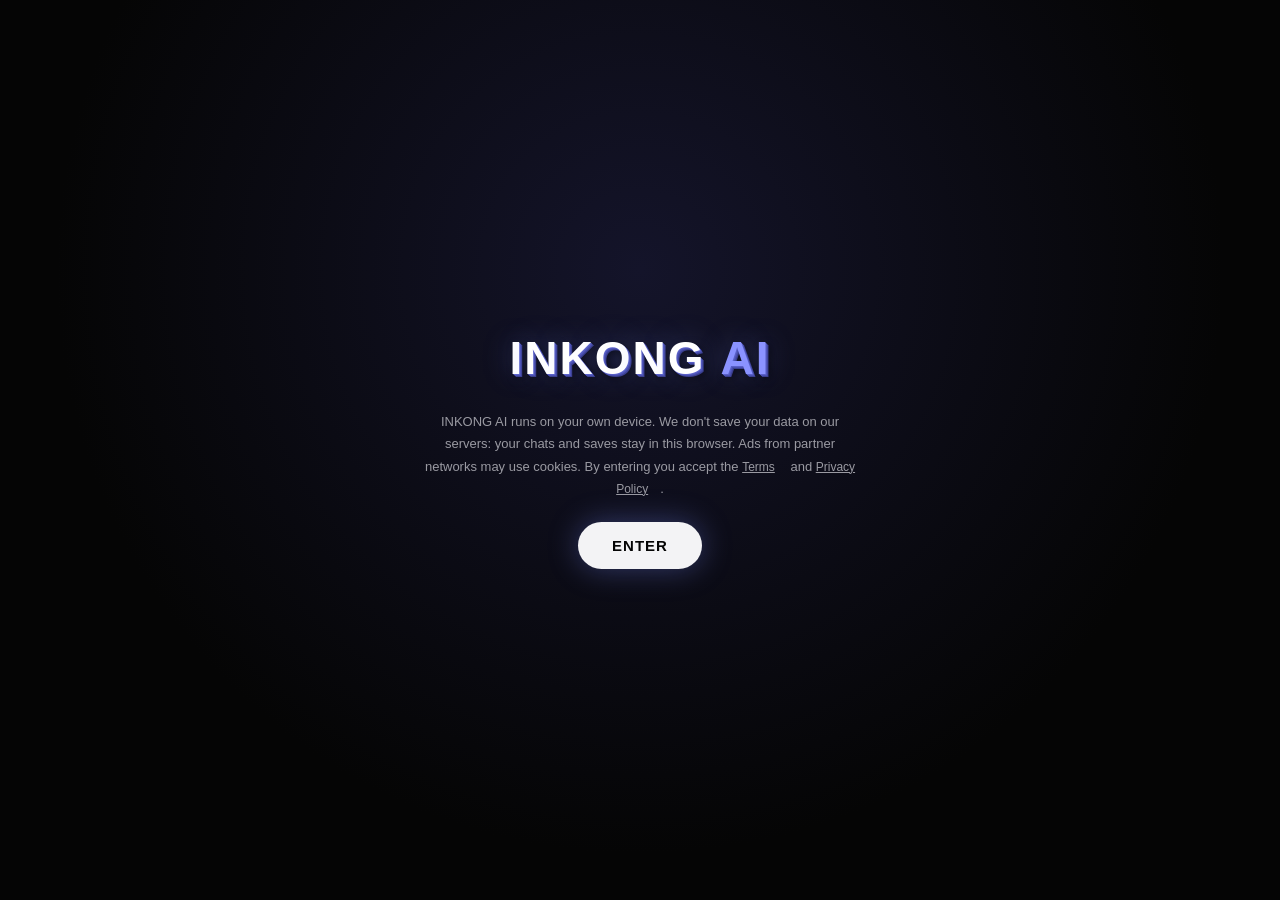
<file: index.html>
<!DOCTYPE html>
<html lang="en"><head><meta charset="UTF-8">
<meta name="viewport" content="width=device-width,initial-scale=1,viewport-fit=cover">
<title>INKONG AI</title><meta name="theme-color" content="#050505">
<meta name="description" content="Free AI chat, search, video tools and games in one place.">
<link rel="stylesheet" href="style.css">
</head><body>
<!-- AD SLOT TOP: inject Adsterra/Monetag banner here -->
<div class="ad" id="ad-top"></div>
<header><button id="burger" aria-label="Menu">☰</button><div class="brand">INKONG <em>AI</em></div></header>
<div id="scrim"></div>
<aside id="drawer">
  <button class="dash" id="newchat">+ New chat</button>
  <h3>Saved chats</h3><div id="l-chats"></div>
  <h3>Saved searches</h3><div id="l-search"></div>
  <h3>Saved videos</h3><div id="l-vids"></div>
  <p style="margin-top:22px"><a class="lnk" href="about.html" target="_blank" rel="noopener">About</a><a class="lnk" href="privacy.html" target="_blank" rel="noopener">Privacy</a><a class="lnk" href="terms.html" target="_blank" rel="noopener">Terms</a><a class="lnk" href="faq.html" target="_blank" rel="noopener">FAQ</a></p>
  <p style="font-size:12px;color:#777">Magnus Crown | Founder &amp; CEO<br>© 2026 INKONG AI</p>
</aside>
<main>
  <section class="view on" id="v-ai"><div id="intro" class="center"><p class="hook" id="hook"></p><p class="sub">Chats are saved only in this browser.</p><p class="sub">INKONG AI is an all-in-one hub: private AI chat, web search, audio and video to text, free videos and games. No account needed.</p></div><div id="thread" style="display:none"></div></section>
  <section class="view" id="v-search"><div id="res" class="pad"><div class="center" style="min-height:60vh"><p class="hook">Search the web</p><p class="sub">Type below and press send. Results can be read inside INKONG or translated.</p></div></div></section>
  <section class="view" id="v-qa"></section>
  <section class="view" id="v-vid"><div id="feed"></div></section>
  <section class="view" id="v-games"><div id="gh"><div class="center" style="min-height:0;padding-bottom:0"><p class="hook">Play free games</p></div><div class="grid" id="gg"></div></div><div class="games" id="gf"><div class="gbar"><button class="back" id="gback">← All games</button><b id="gt"></b><button class="mini" id="gfs" aria-label="Fullscreen">⛶</button></div><div class="gstage"><div class="gload" id="gl"><div class="spin"></div></div><iframe id="fr" title="Game" sandbox="allow-scripts allow-same-origin allow-popups allow-forms allow-pointer-lock" allow="fullscreen; autoplay; gamepad" referrerpolicy="strict-origin-when-cross-origin"></iframe></div></div></section>
<div id="prog" style="display:none"><span id="pt"></span><div class="pbar"><i id="pb"></i></div></div>
</main>
<div id="ftray"></div>
<div id="bar">
  <button class="rb" id="more" aria-label="More options">⋯</button>
  <div id="wrap"><textarea id="in" rows="1" placeholder="Ask INKONG..."></textarea></div>
  <button id="send" aria-label="Send">➔</button>
</div>
<nav id="nav">
  <button data-t="ai" class="on"><i>💬</i>AI</button><button data-t="search"><i>🔍</i>Search</button><button data-t="qa"><i>⚡</i>Actions</button><button data-t="vid"><i>▶️</i>Videos</button><button data-t="games"><i>🎮</i>Games</button>
</nav>
<div id="sheet">
  <div class="tray"><div id="t-cam"><i>📷</i>Camera</div><div id="t-img"><i>🖼️</i>Image</div><div id="t-file"><i>📁</i>Files</div></div>
  <div id="sb"></div>
</div>
<input type="file" id="p-img" accept="image/*" multiple hidden><input type="file" id="p-cam" accept="image/*" capture="environment" hidden><input type="file" id="p-file" multiple hidden>
<div id="gate"><div class="gin">
<div class="logo3d" id="logo3d" aria-label="INKONG AI"></div>
<p class="gtxt" id="gdis">INKONG AI runs on your own device. We don't save your data on our servers: your chats and saves stay in this browser. Ads from partner networks may use cookies. By entering you accept the <a class="lnk" href="terms.html" target="_blank" rel="noopener">Terms</a> and <a class="lnk" href="privacy.html" target="_blank" rel="noopener">Privacy Policy</a>.</p>
<button class="bigbtn" id="enter">ENTER</button>
<div id="gdl"><p class="gtxt" id="gdt"></p><div id="gbtns"><button class="bigbtn" id="gok">APPROVE</button><button class="mini" id="gno">CANCEL</button></div><div id="gbar"><i id="gpb"></i></div></div>
</div></div>
<div id="modal"><div id="mb"></div></div><div id="toast"></div>
<script src="app.js"></script></body></html>
</file>
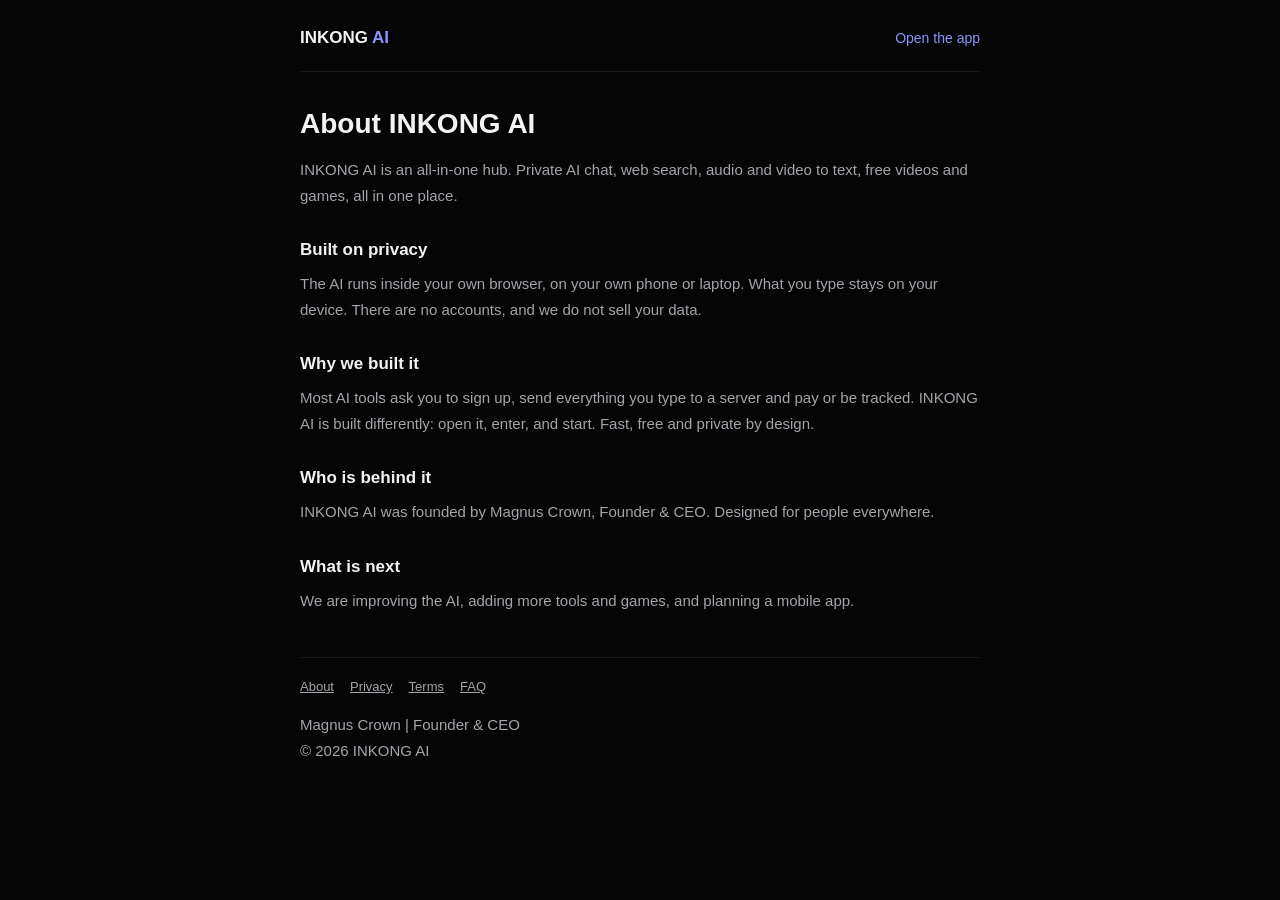
<file: about.html>
<!DOCTYPE html>
<html lang="en"><head><meta charset="UTF-8">
<meta name="viewport" content="width=device-width,initial-scale=1">
<title>About INKONG AI | INKONG AI</title>
<meta name="description" content="INKONG AI is an all-in-one hub with private AI chat, web search, audio and video to text, free videos and games.">
<meta name="theme-color" content="#050505">
<link rel="stylesheet" href="page.css">
</head><body><div class="wrap">
<div class="top"><a class="brand" href="/">INKONG <em>AI</em></a><a class="open" href="/">Open the app</a></div>
<h1>About INKONG AI</h1>
<p>INKONG AI is an all-in-one hub. Private AI chat, web search, audio and video to text, free videos and games, all in one place.</p>
<h2>Built on privacy</h2>
<p>The AI runs inside your own browser, on your own phone or laptop. What you type stays on your device. There are no accounts, and we do not sell your data.</p>
<h2>Why we built it</h2>
<p>Most AI tools ask you to sign up, send everything you type to a server and pay or be tracked. INKONG AI is built differently: open it, enter, and start. Fast, free and private by design.</p>
<h2>Who is behind it</h2>
<p>INKONG AI was founded by Magnus Crown, Founder &amp; CEO. Designed for people everywhere.</p>
<h2>What is next</h2>
<p>We are improving the AI, adding more tools and games, and planning a mobile app.</p>
<!-- CONTACT: add your support email here as a paragraph, like: <p>Contact: you@yourdomain.com</p> -->
<footer><a href="about.html">About</a><a href="privacy.html">Privacy</a><a href="terms.html">Terms</a><a href="faq.html">FAQ</a><p style="margin-top:14px">Magnus Crown | Founder &amp; CEO<br>&copy; 2026 INKONG AI</p></footer>
</div></body></html>
</file>
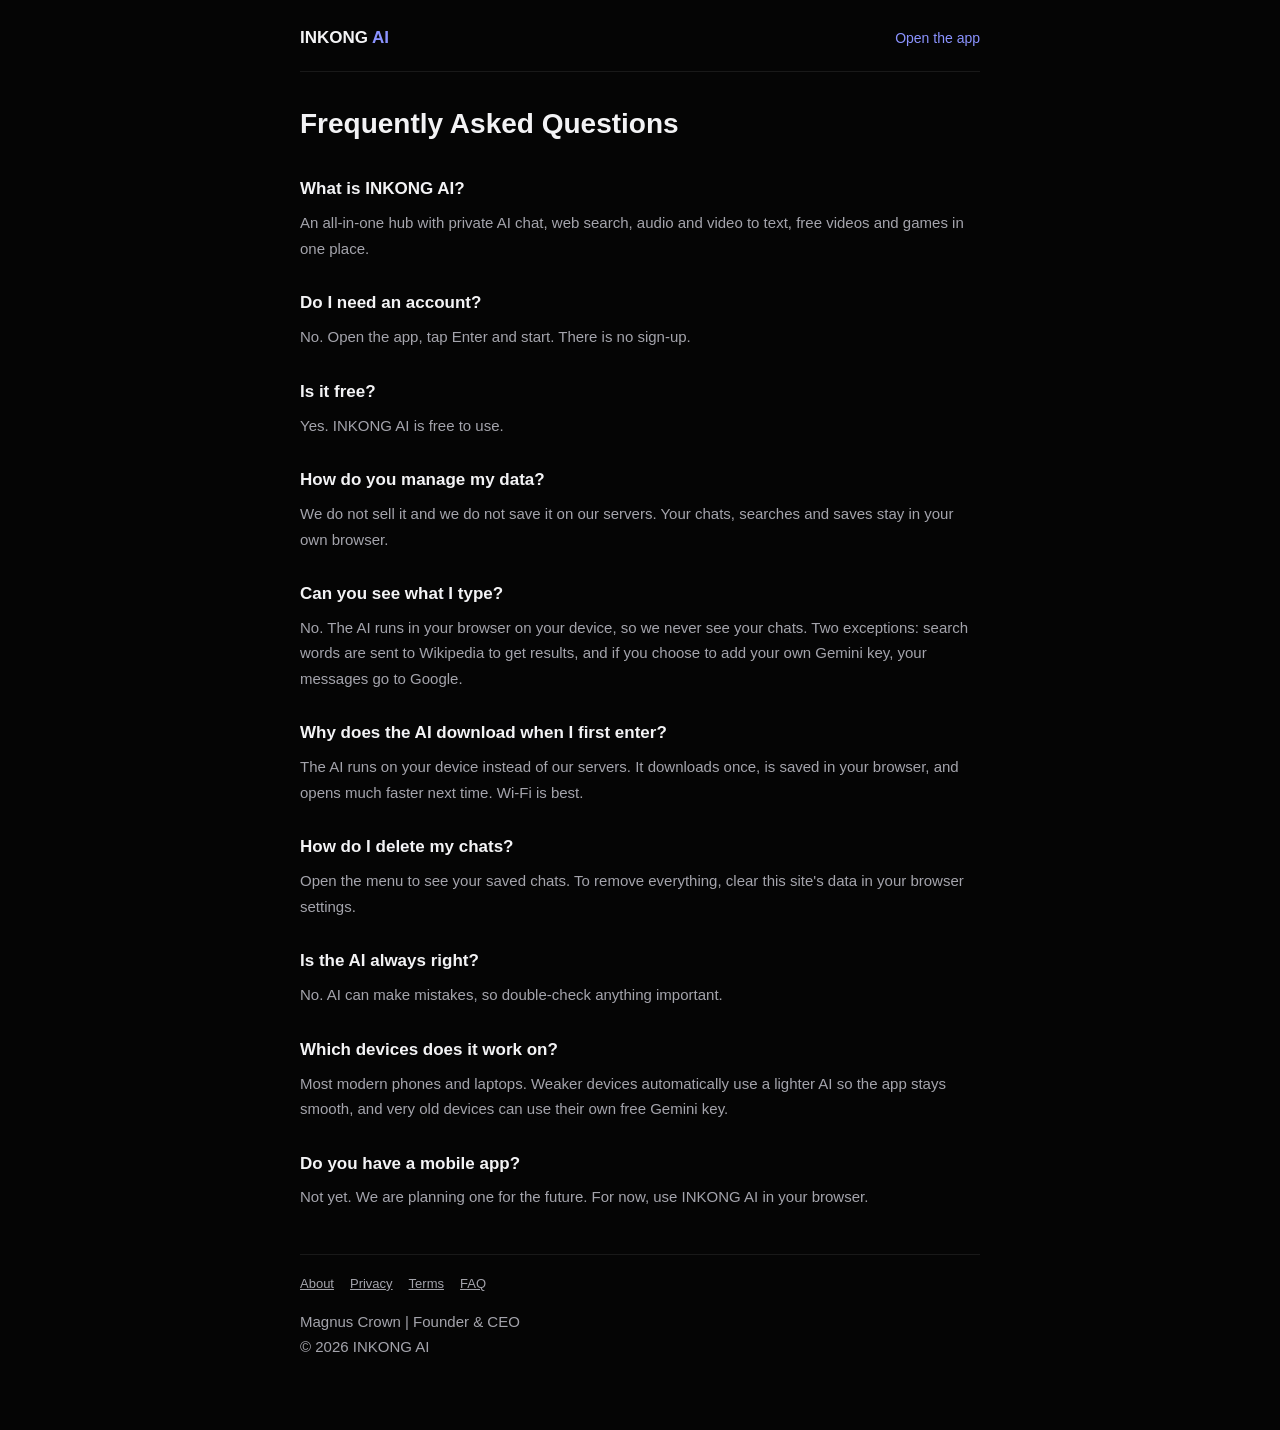
<file: faq.html>
<!DOCTYPE html>
<html lang="en"><head><meta charset="UTF-8">
<meta name="viewport" content="width=device-width,initial-scale=1">
<title>Frequently Asked Questions | INKONG AI</title>
<meta name="description" content="Answers to common questions about INKONG AI.">
<meta name="theme-color" content="#050505">
<link rel="stylesheet" href="page.css">
</head><body><div class="wrap">
<div class="top"><a class="brand" href="/">INKONG <em>AI</em></a><a class="open" href="/">Open the app</a></div>
<h1>Frequently Asked Questions</h1>
<h2>What is INKONG AI?</h2>
<p>An all-in-one hub with private AI chat, web search, audio and video to text, free videos and games in one place.</p>
<h2>Do I need an account?</h2>
<p>No. Open the app, tap Enter and start. There is no sign-up.</p>
<h2>Is it free?</h2>
<p>Yes. INKONG AI is free to use.</p>
<h2>How do you manage my data?</h2>
<p>We do not sell it and we do not save it on our servers. Your chats, searches and saves stay in your own browser.</p>
<h2>Can you see what I type?</h2>
<p>No. The AI runs in your browser on your device, so we never see your chats. Two exceptions: search words are sent to Wikipedia to get results, and if you choose to add your own Gemini key, your messages go to Google.</p>
<h2>Why does the AI download when I first enter?</h2>
<p>The AI runs on your device instead of our servers. It downloads once, is saved in your browser, and opens much faster next time. Wi-Fi is best.</p>
<h2>How do I delete my chats?</h2>
<p>Open the menu to see your saved chats. To remove everything, clear this site&#x27;s data in your browser settings.</p>
<h2>Is the AI always right?</h2>
<p>No. AI can make mistakes, so double-check anything important.</p>
<h2>Which devices does it work on?</h2>
<p>Most modern phones and laptops. Weaker devices automatically use a lighter AI so the app stays smooth, and very old devices can use their own free Gemini key.</p>
<h2>Do you have a mobile app?</h2>
<p>Not yet. We are planning one for the future. For now, use INKONG AI in your browser.</p>
<!-- CONTACT: add your support email here as a paragraph, like: <p>Contact: you@yourdomain.com</p> -->
<footer><a href="about.html">About</a><a href="privacy.html">Privacy</a><a href="terms.html">Terms</a><a href="faq.html">FAQ</a><p style="margin-top:14px">Magnus Crown | Founder &amp; CEO<br>&copy; 2026 INKONG AI</p></footer>
</div></body></html>
</file>
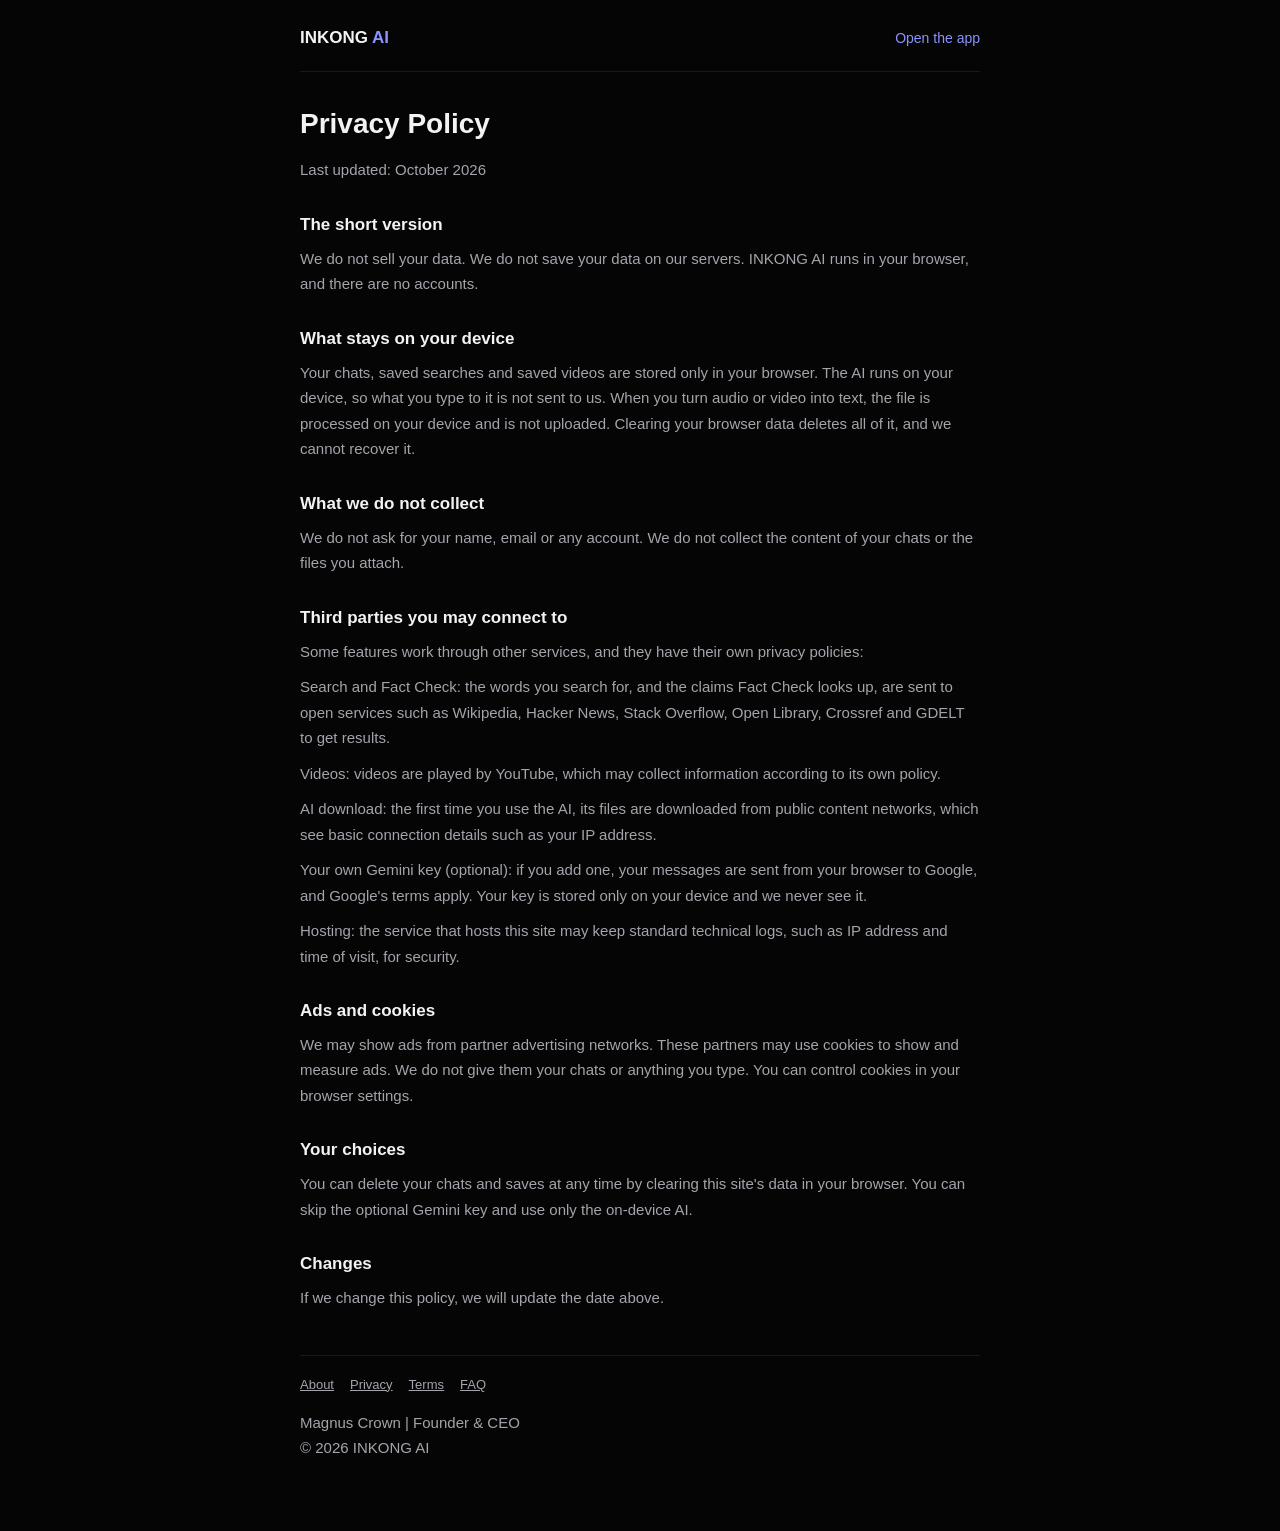
<file: privacy.html>
<!DOCTYPE html>
<html lang="en"><head><meta charset="UTF-8">
<meta name="viewport" content="width=device-width,initial-scale=1">
<title>Privacy Policy | INKONG AI</title>
<meta name="description" content="How INKONG AI handles your data: we do not sell it and we do not save it on our servers.">
<meta name="theme-color" content="#050505">
<link rel="stylesheet" href="page.css">
</head><body><div class="wrap">
<div class="top"><a class="brand" href="/">INKONG <em>AI</em></a><a class="open" href="/">Open the app</a></div>
<h1>Privacy Policy</h1>
<p>Last updated: October 2026</p>
<h2>The short version</h2>
<p>We do not sell your data. We do not save your data on our servers. INKONG AI runs in your browser, and there are no accounts.</p>
<h2>What stays on your device</h2>
<p>Your chats, saved searches and saved videos are stored only in your browser. The AI runs on your device, so what you type to it is not sent to us. When you turn audio or video into text, the file is processed on your device and is not uploaded. Clearing your browser data deletes all of it, and we cannot recover it.</p>
<h2>What we do not collect</h2>
<p>We do not ask for your name, email or any account. We do not collect the content of your chats or the files you attach.</p>
<h2>Third parties you may connect to</h2>
<p>Some features work through other services, and they have their own privacy policies:</p>
<p>Search and Fact Check: the words you search for, and the claims Fact Check looks up, are sent to open services such as Wikipedia, Hacker News, Stack Overflow, Open Library, Crossref and GDELT to get results.</p>
<p>Videos: videos are played by YouTube, which may collect information according to its own policy.</p>
<p>AI download: the first time you use the AI, its files are downloaded from public content networks, which see basic connection details such as your IP address.</p>
<p>Your own Gemini key (optional): if you add one, your messages are sent from your browser to Google, and Google&#x27;s terms apply. Your key is stored only on your device and we never see it.</p>
<p>Hosting: the service that hosts this site may keep standard technical logs, such as IP address and time of visit, for security.</p>
<h2>Ads and cookies</h2>
<p>We may show ads from partner advertising networks. These partners may use cookies to show and measure ads. We do not give them your chats or anything you type. You can control cookies in your browser settings.</p>
<h2>Your choices</h2>
<p>You can delete your chats and saves at any time by clearing this site&#x27;s data in your browser. You can skip the optional Gemini key and use only the on-device AI.</p>
<h2>Changes</h2>
<p>If we change this policy, we will update the date above.</p>
<!-- CONTACT: add your support email here as a paragraph, like: <p>Contact: you@yourdomain.com</p> -->
<footer><a href="about.html">About</a><a href="privacy.html">Privacy</a><a href="terms.html">Terms</a><a href="faq.html">FAQ</a><p style="margin-top:14px">Magnus Crown | Founder &amp; CEO<br>&copy; 2026 INKONG AI</p></footer>
</div></body></html>
</file>
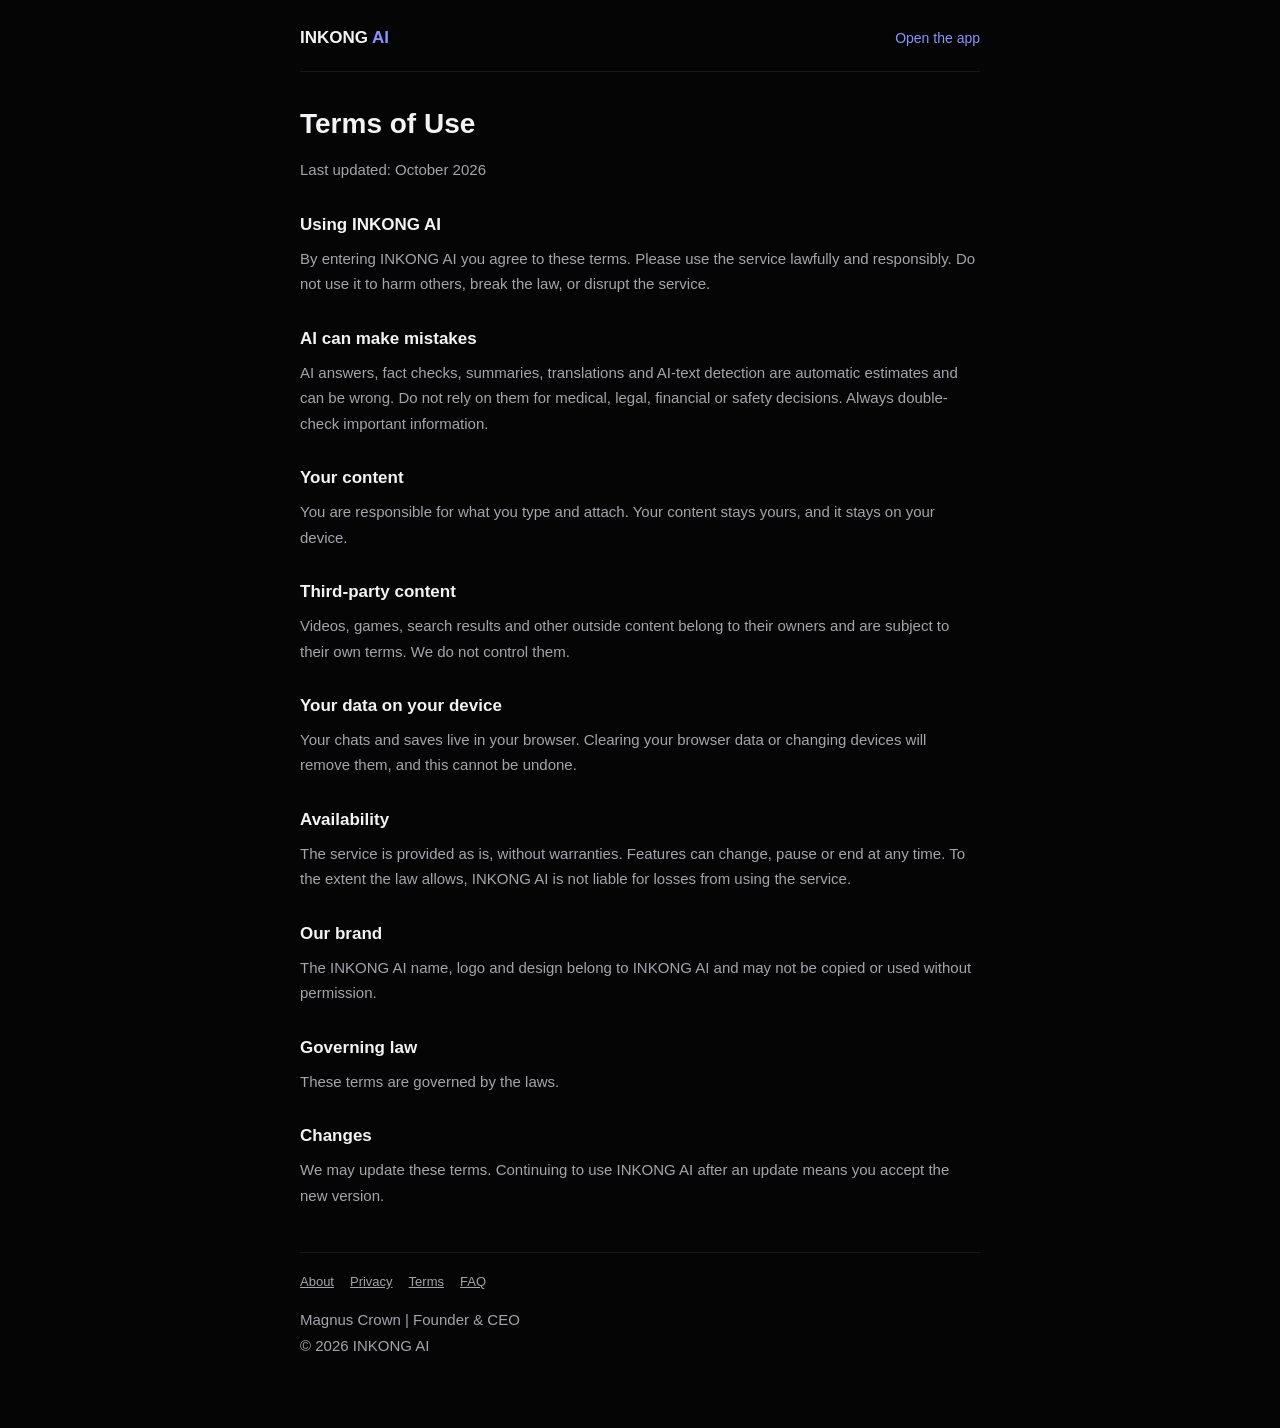
<file: terms.html>
<!DOCTYPE html>
<html lang="en"><head><meta charset="UTF-8">
<meta name="viewport" content="width=device-width,initial-scale=1">
<title>Terms of Use | INKONG AI</title>
<meta name="description" content="The terms for using INKONG AI.">
<meta name="theme-color" content="#050505">
<link rel="stylesheet" href="page.css">
</head><body><div class="wrap">
<div class="top"><a class="brand" href="/">INKONG <em>AI</em></a><a class="open" href="/">Open the app</a></div>
<h1>Terms of Use</h1>
<p>Last updated: October 2026</p>
<h2>Using INKONG AI</h2>
<p>By entering INKONG AI you agree to these terms. Please use the service lawfully and responsibly. Do not use it to harm others, break the law, or disrupt the service.</p>
<h2>AI can make mistakes</h2>
<p>AI answers, fact checks, summaries, translations and AI-text detection are automatic estimates and can be wrong. Do not rely on them for medical, legal, financial or safety decisions. Always double-check important information.</p>
<h2>Your content</h2>
<p>You are responsible for what you type and attach. Your content stays yours, and it stays on your device.</p>
<h2>Third-party content</h2>
<p>Videos, games, search results and other outside content belong to their owners and are subject to their own terms. We do not control them.</p>
<h2>Your data on your device</h2>
<p>Your chats and saves live in your browser. Clearing your browser data or changing devices will remove them, and this cannot be undone.</p>
<h2>Availability</h2>
<p>The service is provided as is, without warranties. Features can change, pause or end at any time. To the extent the law allows, INKONG AI is not liable for losses from using the service.</p>
<h2>Our brand</h2>
<p>The INKONG AI name, logo and design belong to INKONG AI and may not be copied or used without permission.</p>
<h2>Governing law</h2>
<p>These terms are governed by the laws.</p>
<h2>Changes</h2>
<p>We may update these terms. Continuing to use INKONG AI after an update means you accept the new version.</p>
<!-- CONTACT: add your support email here as a paragraph, like: <p>Contact: you@yourdomain.com</p> -->
<footer><a href="about.html">About</a><a href="privacy.html">Privacy</a><a href="terms.html">Terms</a><a href="faq.html">FAQ</a><p style="margin-top:14px">Magnus Crown | Founder &amp; CEO<br>&copy; 2026 INKONG AI</p></footer>
</div></body></html>
</file>
<file: style.css>
:root{--bg:#050505;--p:#111113;--p2:#0c0c0e;--bd:rgba(255,255,255,.08);--gl:rgba(120,140,255,.35);--tx:#f3f3f5;--sb:#9a9aa2;--ac:#8b93ff}
*{box-sizing:border-box}html,body{height:100%;margin:0}
body{background:var(--bg);color:var(--tx);font-family:-apple-system,BlinkMacSystemFont,Inter,"Segoe UI",Roboto,sans-serif;display:flex;flex-direction:column;overflow:hidden;padding-top:env(safe-area-inset-top,0)}
button{font-family:inherit;color:inherit;cursor:pointer}
.ad{flex:none;height:50px;display:flex;align-items:center;justify-content:center;overflow:hidden}
header{flex:none;display:flex;align-items:center;gap:12px;padding:6px 14px 10px;border-bottom:1px solid var(--bd)}
#burger{width:40px;height:40px;border-radius:10px;border:1px solid var(--bd);background:var(--p);font-size:18px}
.brand{font-size:17px;font-weight:600}.brand em{font-style:normal;color:var(--ac)}
#scrim{position:fixed;inset:0;background:rgba(0,0,0,.5);z-index:35;opacity:0;pointer-events:none;transition:opacity .25s}
#scrim.on{opacity:1;pointer-events:auto}
#drawer{position:fixed;top:0;bottom:0;left:0;width:78%;max-width:320px;background:var(--p2);border-right:1px solid var(--bd);transform:translateX(-100%);transition:transform .28s;z-index:40;padding:calc(16px + env(safe-area-inset-top,0)) 14px 16px;overflow-y:auto}
#drawer.on{transform:none}
#drawer h3{font-size:13px;color:var(--sb);font-weight:500;margin:16px 0 8px}
.card{padding:10px 12px;border-radius:10px;background:var(--p);border:1px solid var(--bd);margin-bottom:8px;font-size:13.5px;color:var(--sb);white-space:nowrap;overflow:hidden;text-overflow:ellipsis;cursor:pointer}
.card:hover{border-color:var(--gl);color:var(--tx)}
.dash{width:100%;padding:10px;border-radius:10px;border:1px dashed var(--bd);background:none;font-size:13.5px}
.lnk{color:var(--sb);font-size:12px;text-decoration:underline;cursor:pointer;margin-right:12px}
main{flex:1;position:relative;overflow:hidden}
.view{position:absolute;inset:0;overflow-y:auto;display:none;-webkit-overflow-scrolling:touch}
.view.on{display:block}
.center{min-height:100%;display:flex;flex-direction:column;align-items:center;justify-content:center;text-align:center;padding:30px 24px}
.hook{font-size:19px;line-height:1.5;max-width:420px;margin:0;text-shadow:0 0 28px var(--gl)}
.sub{font-size:13px;color:var(--sb);line-height:1.6;max-width:460px;margin:10px 0 0}
#thread{display:flex;flex-direction:column;gap:10px;padding:12px 14px 24px}
.msg{max-width:84%;padding:10px 14px;border-radius:14px;font-size:14.5px;line-height:1.45;white-space:pre-wrap;word-wrap:break-word}
.msg.user{align-self:flex-end;background:var(--ac);color:#0a0a0d;border-bottom-right-radius:4px}
.msg.ai{align-self:flex-start;background:var(--p);border:1px solid var(--bd);border-bottom-left-radius:4px}
.pad{padding:14px}
.res{padding:12px 14px;border-radius:12px;background:var(--p);border:1px solid var(--bd);margin-bottom:10px}
.res b{font-size:14.5px;display:block}.res small{color:var(--ac);font-size:12px;word-break:break-all}
.res p{font-size:13px;color:var(--sb);line-height:1.5;margin:6px 0 8px}
.mini{padding:6px 12px;border-radius:999px;border:1px solid var(--bd);background:var(--p2);font-size:12px;margin:0 6px 4px 0;text-decoration:none;display:inline-block}
.mini:hover{border-color:var(--gl)}
.grid{display:grid;grid-template-columns:1fr 1fr;gap:10px;padding:14px}
.tile{padding:22px 10px;border-radius:14px;background:var(--p);border:1px solid var(--bd);text-align:center;font-size:13.5px}
.tile:hover{border-color:var(--gl)}.tile i{display:block;font-style:normal;font-size:26px;margin-bottom:8px}
.back{margin:12px 14px 0;padding:8px 14px;border-radius:999px;border:1px solid var(--bd);background:var(--p);font-size:12.5px;color:var(--sb)}
.pw{font-family:ui-monospace,Menlo,monospace;font-size:17px;word-break:break-all;padding:16px;border-radius:12px;background:var(--p);border:1px solid var(--bd);margin:16px 0;width:100%;max-width:420px}
#feed{height:100%;overflow-y:scroll;scroll-snap-type:y mandatory}
.vc{position:relative;height:100%;scroll-snap-align:start;background:#000;display:flex;align-items:center;justify-content:center}
.vc iframe{width:100%;height:auto;aspect-ratio:16/9;border:0}
.tap{position:absolute;inset:0;z-index:2;touch-action:pan-y}
#vcats{position:absolute;top:8px;left:0;right:0;z-index:5;display:flex;gap:6px;overflow-x:auto;padding:0 10px}
.vo{position:absolute;right:10px;bottom:70px;z-index:4;display:flex;flex-direction:column;gap:10px;align-items:flex-end}
.ico{width:44px;height:44px;border-radius:50%;border:1px solid var(--bd);background:rgba(0,0,0,.55);font-size:19px;padding:0}
.vt{position:absolute;left:0;right:90px;bottom:0;z-index:3;padding:24px 14px 14px;background:linear-gradient(transparent,rgba(0,0,0,.8));font-size:13px;pointer-events:none}
#v-vid.clr .vo,#v-vid.clr .vt,#v-vid.clr #vcats,#v-vid.clr #vauto{display:none!important}
#vauto{position:absolute;top:52px;left:50%;transform:translateX(-50%);z-index:5;width:30px;height:30px;border-radius:50%;border:2px solid var(--ac);display:none;align-items:center;justify-content:center;font-size:13px;background:rgba(0,0,0,.6)}
.vm{position:fixed;left:0;right:0;bottom:0;z-index:58;background:var(--p2);border-top:1px solid var(--bd);border-radius:18px 18px 0 0;padding:16px 0 calc(16px + env(safe-area-inset-bottom,0))}
.vrow{display:flex;gap:8px;padding:0 16px 12px;justify-content:center}
.games{display:none;flex-direction:column;height:100%}.games.on{display:flex}
.gbar{display:flex;align-items:center;gap:10px;padding:10px 14px}.gbar .back{margin:0}.gbar b{flex:1;font-size:14px;text-align:center}
.gstage{flex:1;margin:0 12px 12px;border-radius:18px;overflow:hidden;position:relative;border:1px solid var(--bd);box-shadow:0 0 34px var(--gl);background:#000}
.gstage iframe{position:absolute;inset:0;width:100%;height:100%;border:0}.gload{position:absolute;inset:0;display:flex;align-items:center;justify-content:center;color:var(--sb);font-size:13px}
#bar{flex:none;display:flex;align-items:flex-end;gap:8px;padding:8px 12px;border-top:1px solid var(--bd);background:rgba(5,5,5,.95)}
#bar.off{display:none}
.rb{width:42px;height:42px;border-radius:50%;border:1px solid var(--bd);background:var(--p);flex:none;font-size:18px}
#wrap{flex:1;display:flex;flex-wrap:wrap;align-items:center;gap:8px;min-height:42px;max-height:140px;overflow-y:auto;border-radius:22px;border:1px solid var(--bd);background:var(--p);padding:5px 14px}
#wrap:focus-within{border-color:var(--gl)}
#in{flex:1;min-width:100px;border:0;background:none;color:var(--tx);font:14.5px/1.4 inherit;padding:6px 0;resize:none;outline:0;max-height:110px}
#chip{display:none;align-items:center;gap:6px;padding:3px 8px;border-radius:10px;background:var(--p2);border:1px solid var(--bd);font-size:11.5px;color:var(--sb);max-width:170px}
#chip.on{display:flex}#chip span{overflow:hidden;text-overflow:ellipsis;white-space:nowrap}
#chip button{border:0;background:none;color:var(--sb)}
#cth{width:30px;height:30px;border-radius:6px;object-fit:cover}
#send{width:42px;height:42px;border-radius:50%;border:0;background:var(--tx);color:#050505;flex:none;font-size:16px}
nav{flex:none;display:flex;border-top:1px solid var(--bd);background:var(--p2);padding-bottom:env(safe-area-inset-bottom,0)}
nav button{flex:1;padding:8px 0 6px;border:0;background:none;color:var(--sb);font-size:10.5px;display:flex;flex-direction:column;align-items:center;gap:2px}
nav button i{font-style:normal;font-size:19px}nav button.on{color:var(--ac)}
#sheet{position:fixed;left:0;right:0;bottom:0;z-index:45;background:var(--p2);border-top:1px solid var(--bd);border-radius:18px 18px 0 0;padding:14px 0 calc(130px + env(safe-area-inset-bottom,0));transform:translateY(100%);transition:transform .28s;max-height:80vh;overflow-y:auto}
#sheet.on{transform:none}
.tray{display:flex;gap:10px;padding:0 16px;margin-bottom:14px}
.tray div{flex:1;padding:14px 6px;border-radius:12px;background:var(--p);border:1px solid var(--bd);text-align:center;font-size:11.5px;color:var(--sb);cursor:pointer}
.tray div i{display:block;font-style:normal;font-size:20px;margin-bottom:4px}
.stack{display:block;width:calc(100% - 32px);margin:0 16px 8px;text-align:left;padding:13px 14px;border-radius:12px;background:var(--p);border:1px solid var(--bd);font-size:14px}
#modal{position:fixed;inset:0;background:rgba(0,0,0,.6);z-index:60;display:none;align-items:center;justify-content:center;padding:20px}
#modal.on{display:flex}
#mb{position:relative;width:100%;max-width:460px;max-height:80vh;overflow-y:auto;background:#161616;border-radius:16px;border:1px solid #222;padding:24px 20px}
#mb h3{margin:0 0 8px;font-size:16px}#mb h4{margin:16px 0 4px;font-size:13.5px;color:var(--tx)}#mb p{margin:0 0 8px;font-size:13px;line-height:1.6;color:var(--sb)}
#prog{position:absolute;left:12px;right:12px;bottom:10px;z-index:6;padding:10px 12px;border-radius:12px;background:var(--p);border:1px solid var(--bd);font-size:12.5px;color:var(--sb)}
.pbar{height:4px;border-radius:2px;background:var(--bd);margin-top:8px;overflow:hidden}.pbar i{display:block;height:100%;width:0;background:var(--ac);transition:width .2s}
#gate{position:fixed;inset:0;z-index:55;background:radial-gradient(circle at 50% 30%,#14142a,var(--bg) 65%);display:flex;align-items:center;justify-content:center;overflow-y:auto;padding:24px}
.gin{max-width:440px;text-align:center}
.logo3d{display:flex;justify-content:center;perspective:700px;font-size:46px;font-weight:800;letter-spacing:2px;margin-bottom:26px}
.logo3d span{display:inline-block;color:#fff;animation:dance 2.4s ease-in-out infinite;text-shadow:1px 1px 0 #5a60c8,2px 2px 0 #4a50b0,3px 3px 0 #3b3f8f,4px 4px 8px rgba(0,0,0,.6),0 0 28px var(--gl)}
.logo3d span:nth-child(n+8){color:var(--ac)}
@keyframes dance{0%,100%{transform:rotateY(-28deg) rotateX(10deg) translateY(0)}50%{transform:rotateY(28deg) rotateX(-6deg) translateY(-12px)}}
@media(prefers-reduced-motion:reduce){.logo3d span{animation:none}}
.gtxt{font-size:13px;line-height:1.7;color:var(--sb);margin:0 0 22px}
.bigbtn{padding:15px 34px;border-radius:999px;border:0;background:var(--tx);color:#050505;font-size:15px;font-weight:700;letter-spacing:1px;box-shadow:0 0 30px var(--gl)}
#gdl{display:none;padding:20px;border-radius:18px;background:rgba(255,255,255,.05);border:1px solid var(--bd);backdrop-filter:blur(10px)}
#gdl .gtxt{margin-bottom:16px}#gbtns{display:flex;gap:10px;justify-content:center;align-items:center}
#gbar{display:none;height:6px;border-radius:3px;background:var(--bd);overflow:hidden}#gbar i{display:block;height:100%;width:0;background:var(--ac);transition:width .2s}
button,.card,.tile,.res,.stack,.tray div,.mini,.lnk{transition:transform .22s ease,box-shadow .22s ease,border-color .22s ease,color .22s}
.card:hover,.tile:hover,.res:hover,.stack:hover,.tray div:hover,.mini:hover,.back:hover,.dash:hover,.rb:hover,#burger:hover,.card:active,.tile:active,.stack:active,.tray div:active,.mini:active,.back:active,.dash:active,.rb:active,#burger:active{transform:translateY(-3px);border-color:var(--ac);box-shadow:0 0 0 1px var(--ac),0 0 18px var(--gl),0 8px 12px -6px rgba(0,0,0,.7)}
#send:hover,#send:active,.bigbtn:hover,.bigbtn:active{transform:translateY(-2px);box-shadow:0 0 26px var(--gl),0 7px 10px -5px rgba(0,0,0,.7)}
nav button{transition:transform .22s ease,color .22s,text-shadow .22s}nav button:hover,nav button:active{transform:translateY(-2px);color:var(--tx);text-shadow:0 0 12px var(--gl)}
@media(prefers-reduced-motion:reduce){*{transition:none!important}}
.msg.ai details{margin:8px 0}.msg.ai ol{margin:8px 0;padding-left:20px;font-size:13px;color:var(--sb)}.msg.ai summary{cursor:pointer;color:var(--ac)}
.kin{background:var(--p2);border:1px solid var(--bd);color:var(--tx);border-radius:10px;padding:9px 10px;width:100%;margin:8px 0;font:inherit;font-size:13px}
.dots{display:inline-flex;gap:6px;align-items:center;height:22px;padding:0 4px}
.dots i{width:8px;height:8px;border-radius:50%;background:var(--ac);display:block;animation:dotdance 1.4s cubic-bezier(.4,0,.2,1) infinite;box-shadow:0 0 8px var(--gl)}
.dots i:nth-child(2){animation-duration:.9s;animation-delay:.15s}
.dots i:nth-child(3){animation-duration:1.9s;animation-delay:.3s}
@keyframes dotdance{0%{transform:translate(0,0) scale(1)}20%{transform:translate(3px,-8px) scale(1.25)}40%{transform:translate(0,0) scale(.85)}60%{transform:translate(-3px,-5px) scale(1.1)}80%{transform:translate(2px,3px) scale(.9)}100%{transform:translate(0,0) scale(1)}}
@media(prefers-reduced-motion:reduce){.dots i{animation:none}}
.spin{width:26px;height:26px;border-radius:50%;border:3px solid var(--bd);border-top-color:var(--ac);animation:sp .8s linear infinite;margin:auto}
@keyframes sp{to{transform:rotate(360deg)}}
@media(prefers-reduced-motion:reduce){.spin{animation:none}}
#toast{position:fixed;left:50%;bottom:150px;transform:translateX(-50%);background:#222;border:1px solid var(--bd);padding:10px 16px;border-radius:12px;font-size:13px;z-index:70;opacity:0;pointer-events:none;transition:opacity .2s;max-width:86%;text-align:center}
#toast.on{opacity:1}
.lnk{text-decoration:underline}

#ftray{display:none;flex:none;gap:8px;overflow-x:auto;padding:8px 12px 0;border-top:1px solid var(--bd);background:rgba(5,5,5,.95)}
#ftray.on{display:flex}
#ftray.off{display:none!important}
.fchip{display:flex;align-items:center;gap:6px;flex:none;max-width:210px;padding:5px 6px 5px 8px;border-radius:12px;background:var(--p);border:1px solid var(--bd);font-size:12px;color:var(--sb)}
.fchip img{width:26px;height:26px;border-radius:6px;object-fit:cover}
.fchip b{font-size:16px;font-weight:400}
.fchip span{overflow:hidden;text-overflow:ellipsis;white-space:nowrap;max-width:120px}
.fchip button{border:0;background:none;color:var(--sb);font-size:13px;padding:2px 4px}
</file>
<file: page.css>
:root{--bg:#050505;--bd:rgba(255,255,255,.08);--tx:#f3f3f5;--sb:#a4a4ac;--ac:#8b93ff}
*{box-sizing:border-box}
body{margin:0;background:var(--bg);color:var(--tx);font-family:-apple-system,BlinkMacSystemFont,Inter,"Segoe UI",Roboto,sans-serif;line-height:1.7}
.wrap{max-width:720px;margin:0 auto;padding:24px 20px 60px}
.top{display:flex;align-items:center;justify-content:space-between;padding-bottom:18px;border-bottom:1px solid var(--bd);margin-bottom:28px}
.brand{font-weight:600;font-size:17px;color:var(--tx);text-decoration:none}.brand em{font-style:normal;color:var(--ac)}
.top a.open{color:var(--ac);text-decoration:none;font-size:14px}
h1{font-size:28px;margin:0 0 10px}
h2{font-size:17px;margin:28px 0 6px}
p{color:var(--sb);font-size:15px;margin:0 0 10px}
footer{margin-top:44px;padding-top:18px;border-top:1px solid var(--bd);font-size:13px;color:var(--sb)}
footer a{color:var(--sb);margin-right:16px}
</file>
